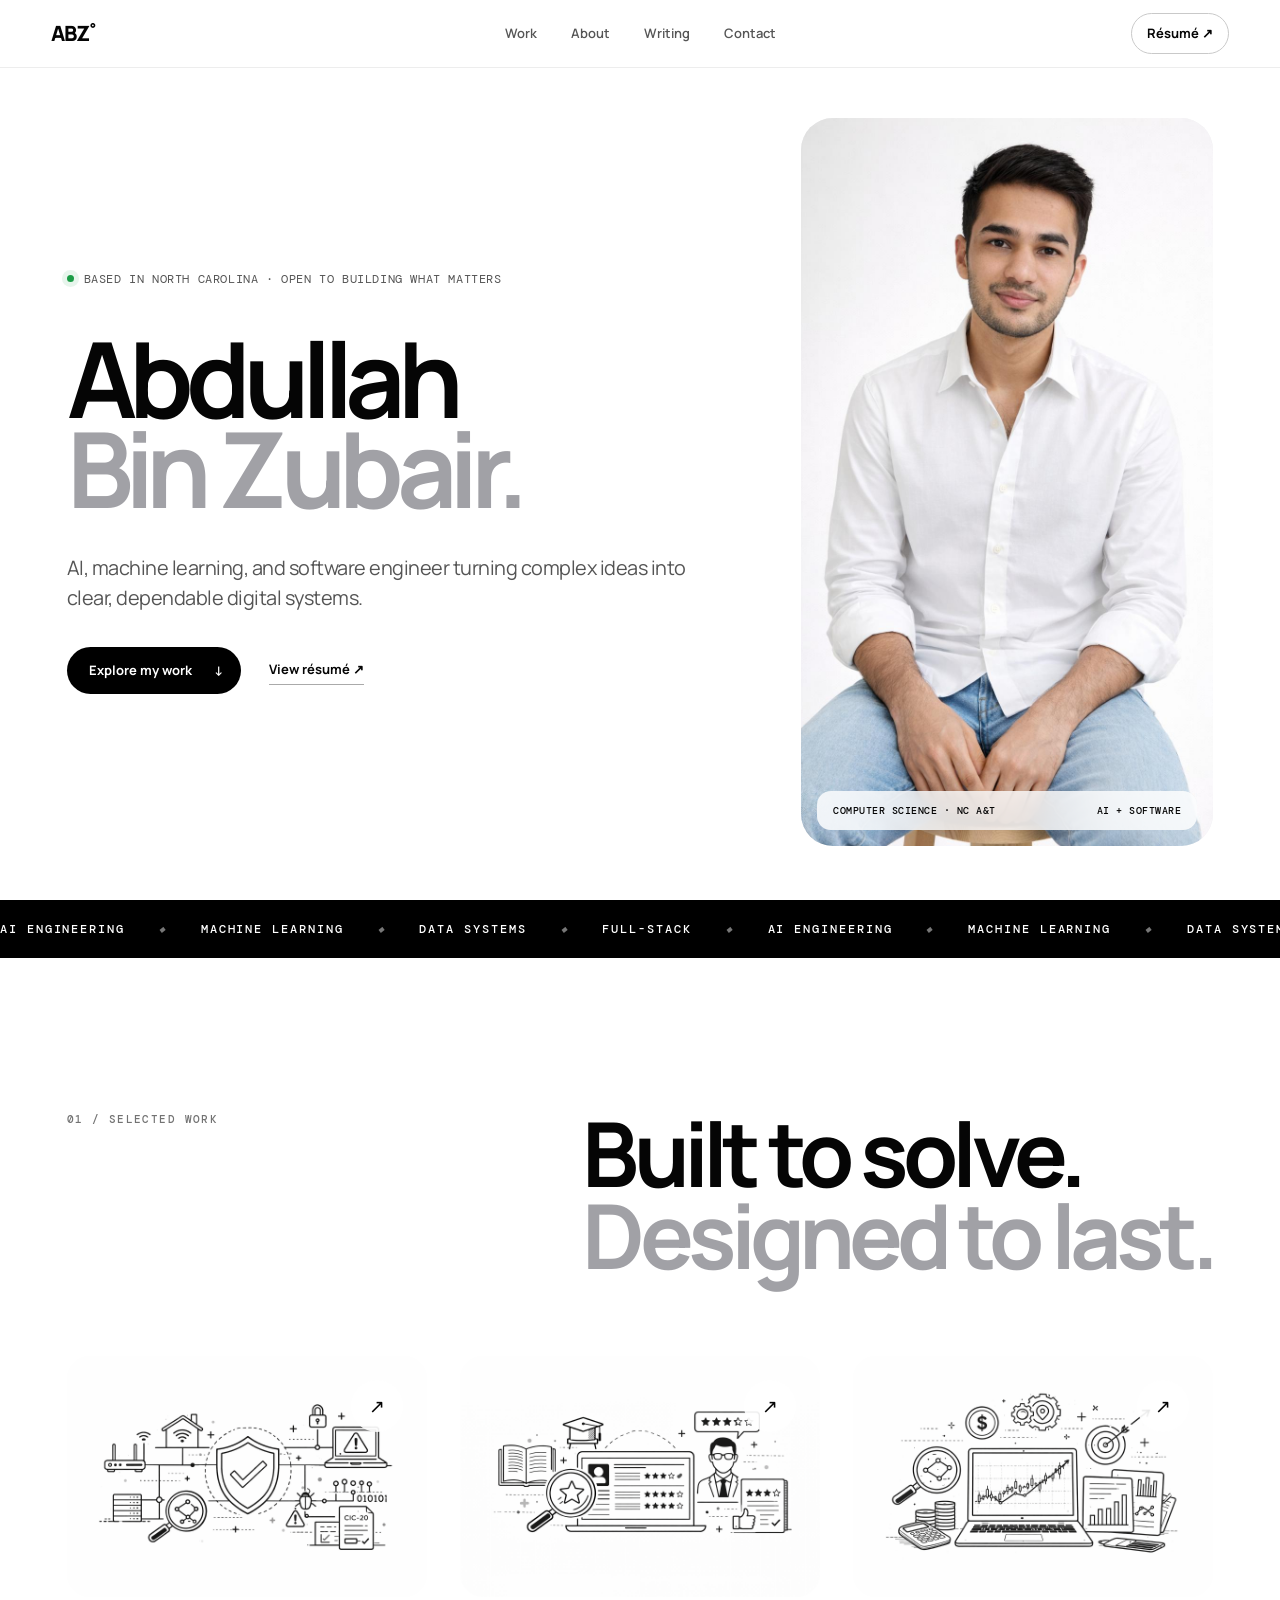
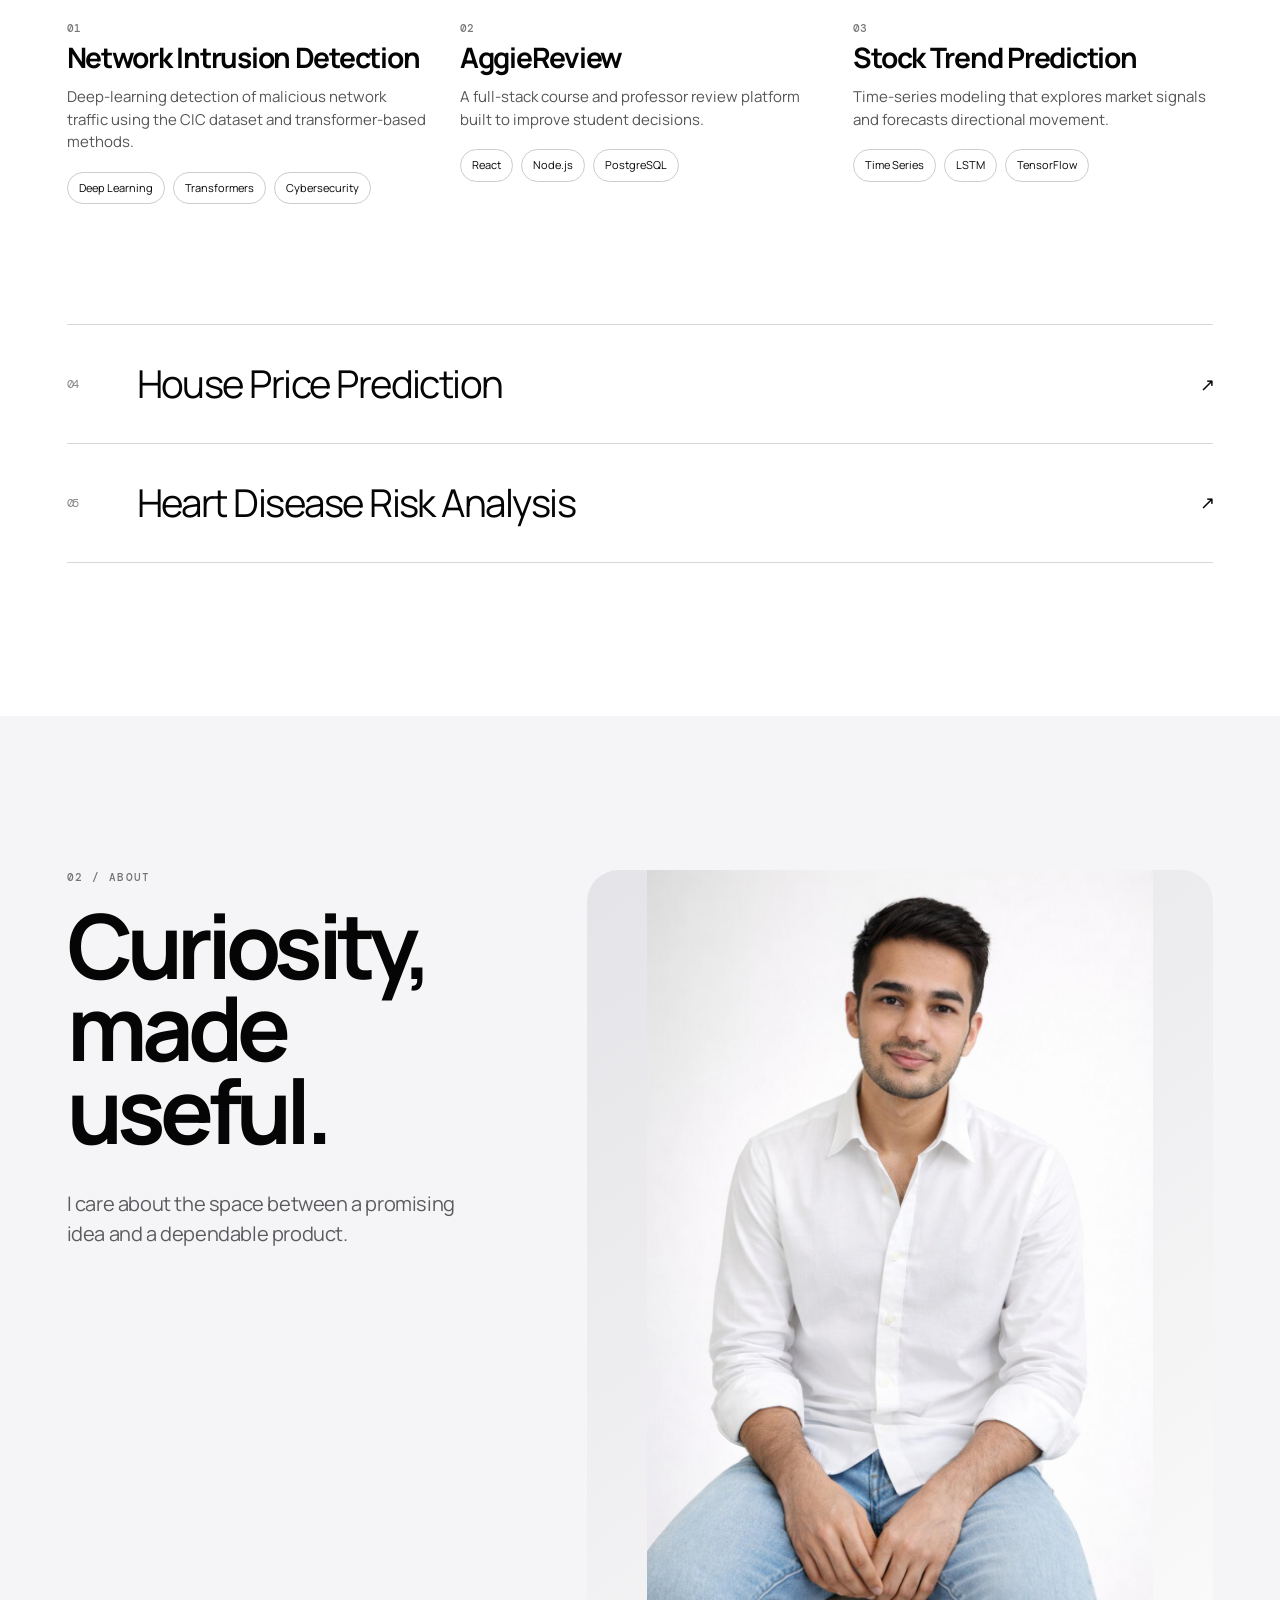
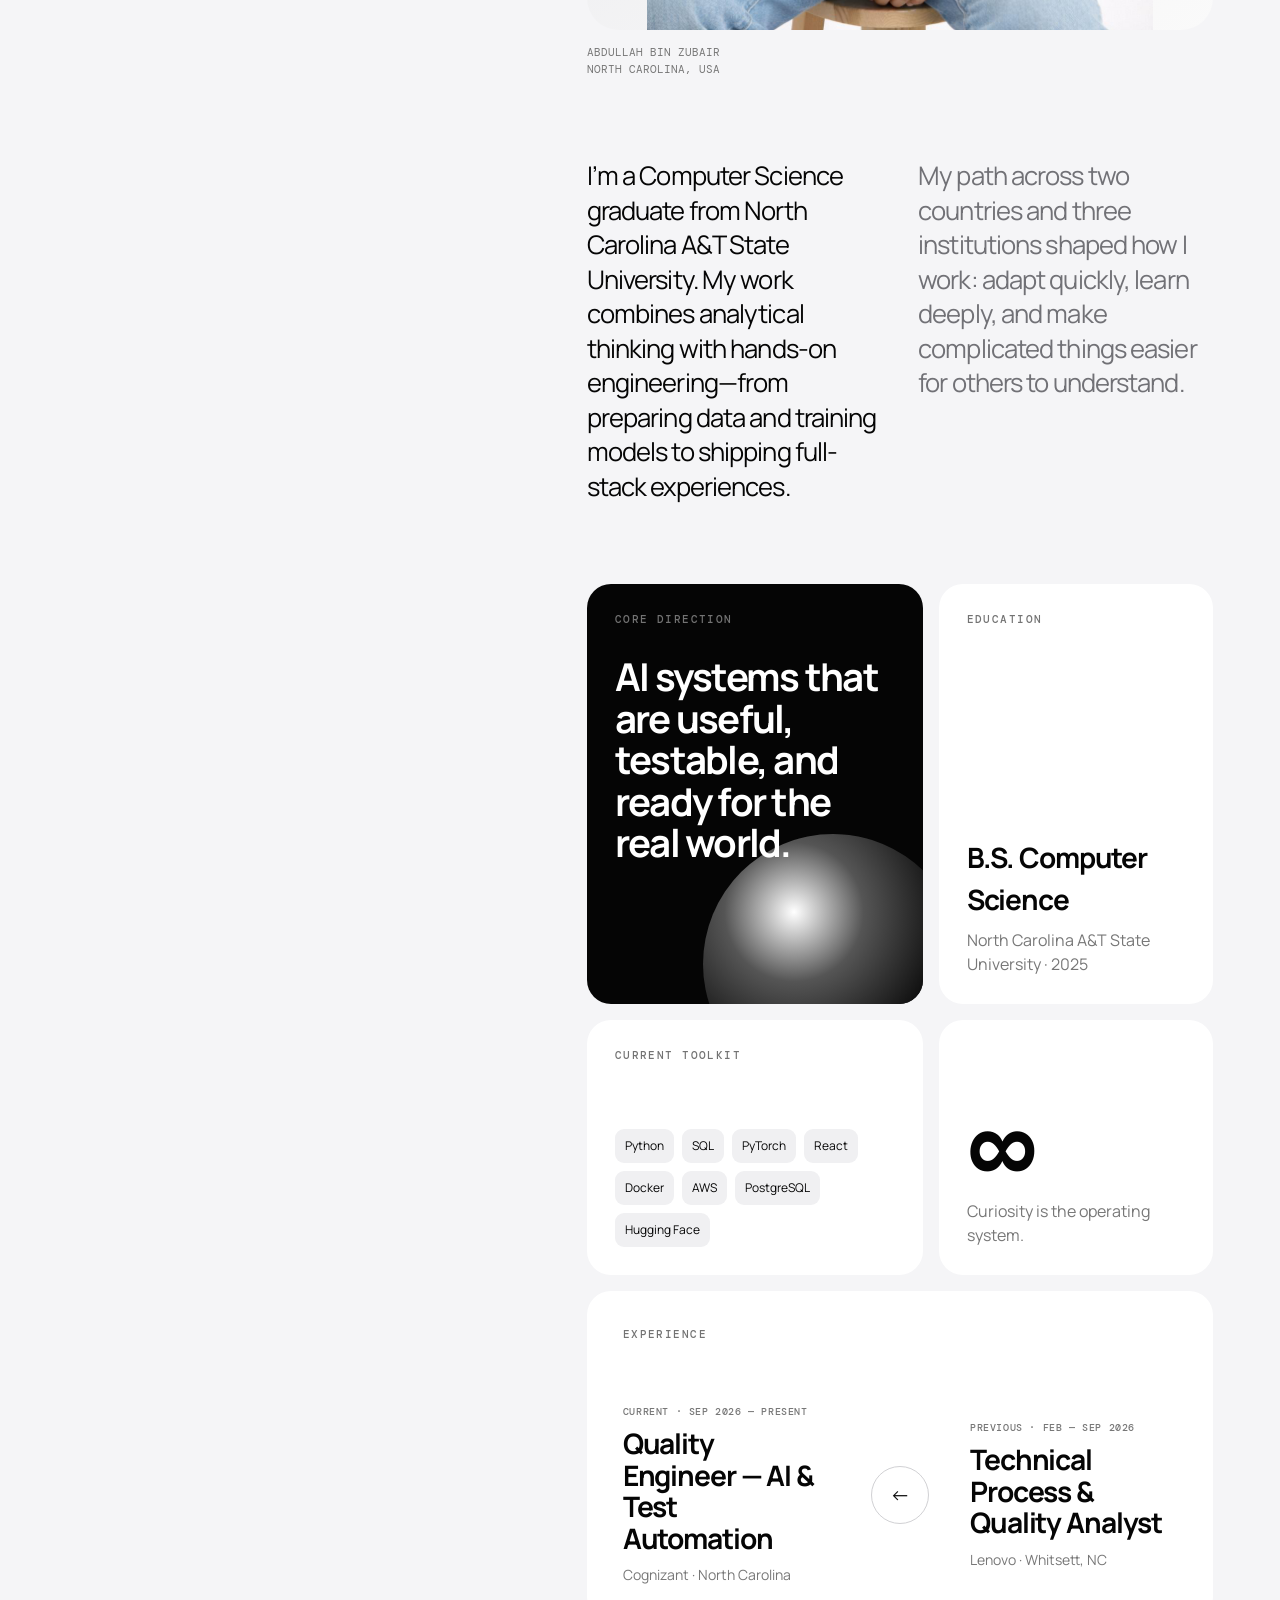
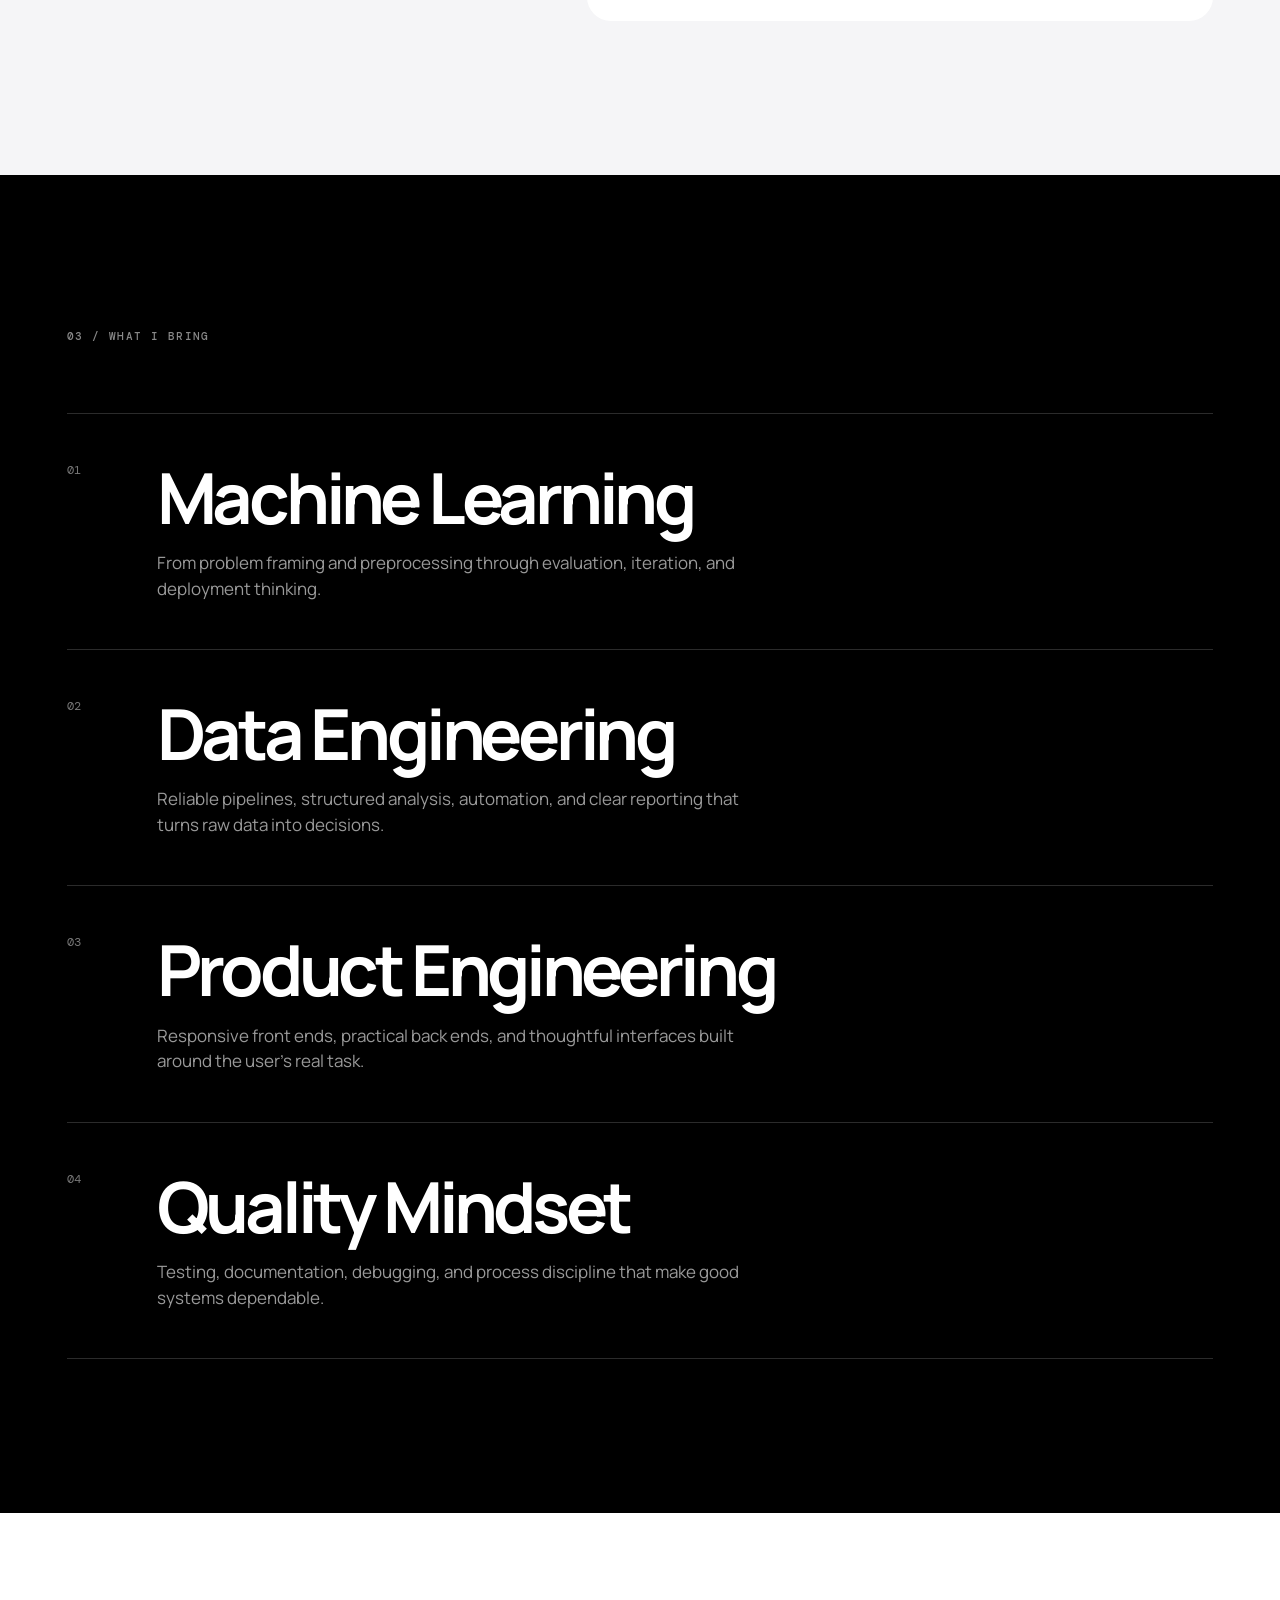
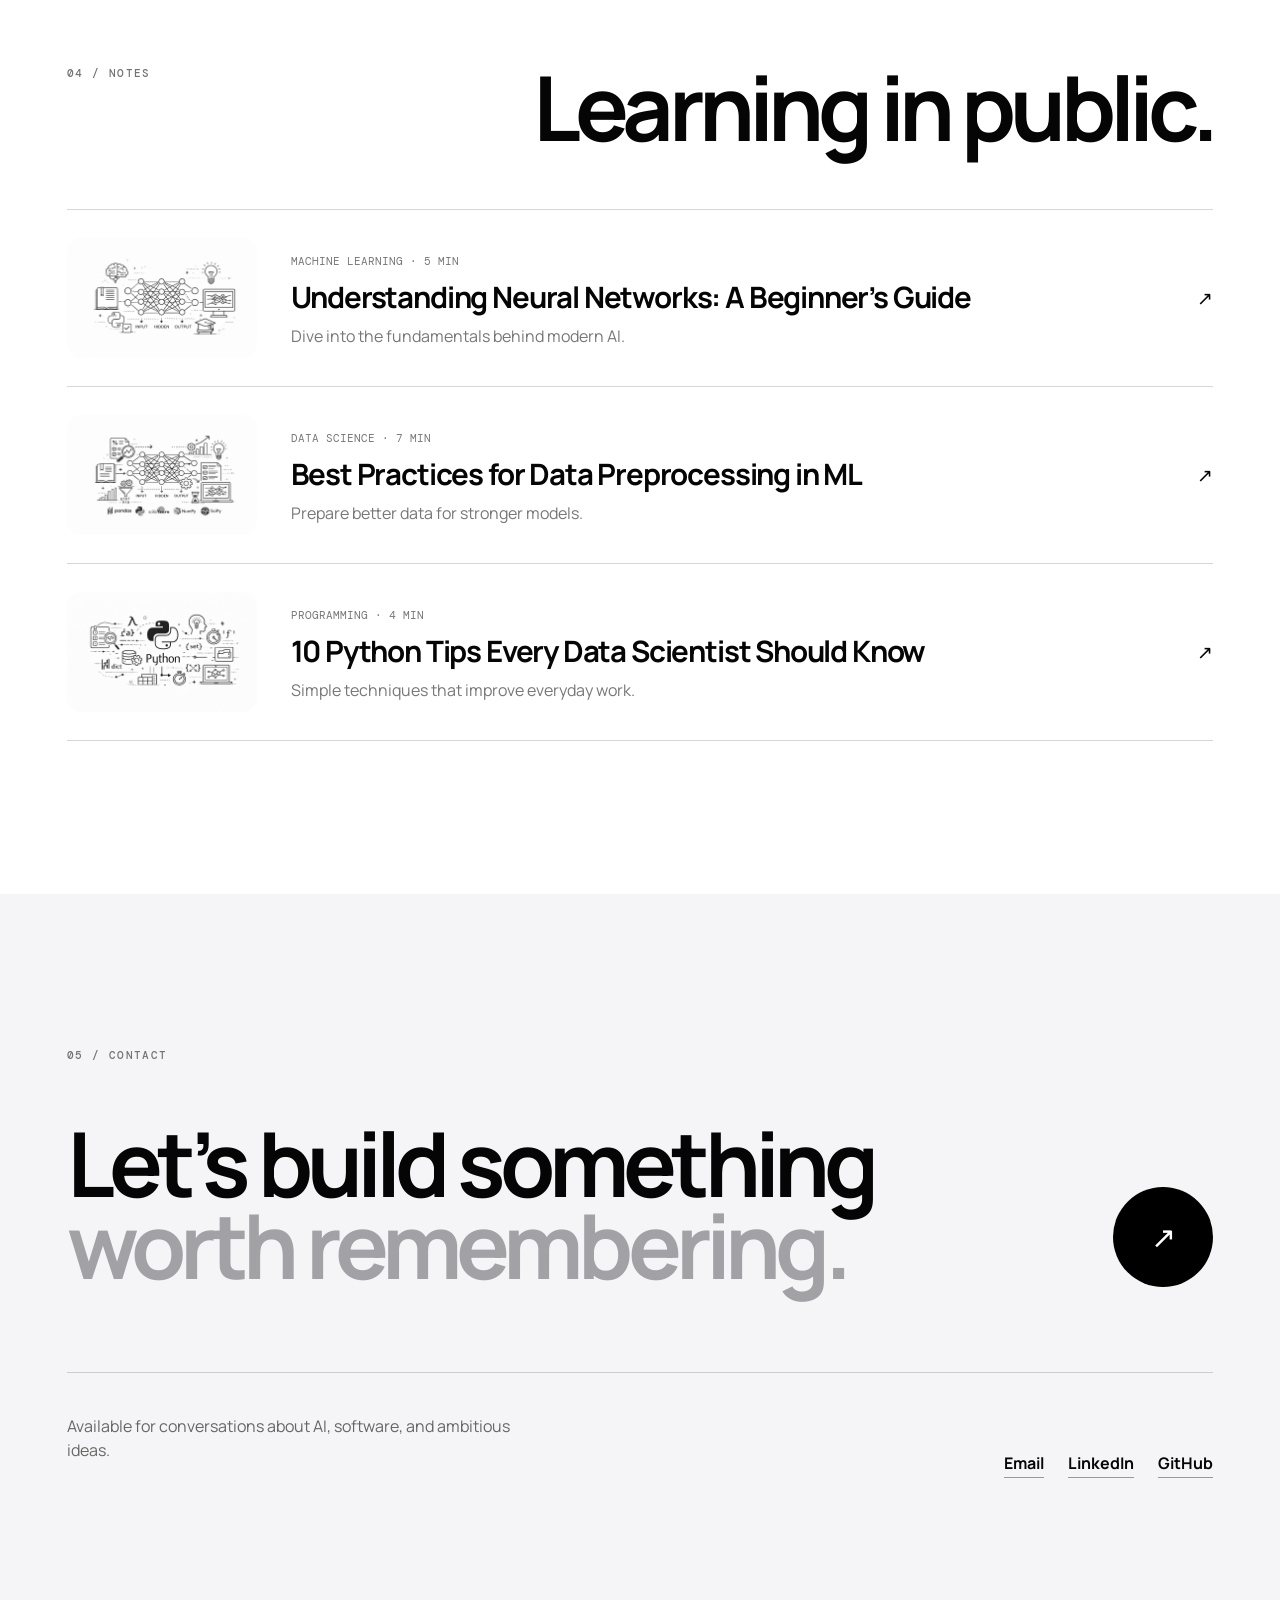
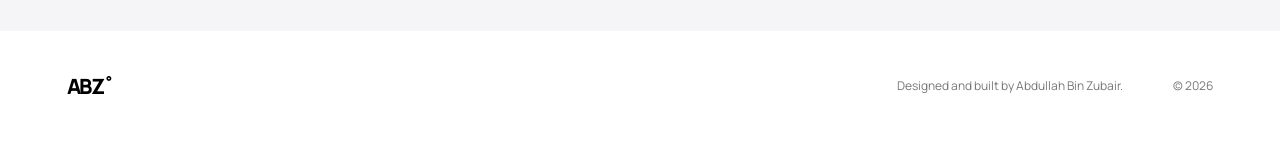
<file: index.html>
<!doctype html>
<html lang="en">
<head>
  <meta charset="utf-8">
  <meta name="viewport" content="width=device-width,initial-scale=1">
  <meta name="description" content="Abdullah Bin Zubair is a computer science graduate building intelligent, reliable systems across AI, machine learning, data, and software engineering.">
  <meta name="author" content="Abdullah Bin Zubair">
  <meta property="og:title" content="Abdullah Bin Zubair — AI & Software Engineer">
  <meta property="og:description" content="Selected work in machine learning, data systems, and full-stack engineering.">
  <meta property="og:image" content="https://abdullahbinzubair.tech/assets/profile-pic.png">
  <meta property="og:url" content="https://abdullahbinzubair.tech/">
  <meta property="og:type" content="website">
  <meta name="twitter:card" content="summary_large_image">
  <title>Abdullah Bin Zubair — AI & Software Engineer</title>
  <link rel="icon" type="image/svg+xml" href="data:image/svg+xml,%3Csvg xmlns='http://www.w3.org/2000/svg' viewBox='0 0 64 64'%3E%3Crect width='64' height='64' rx='15' fill='%23000'/%3E%3Cpath d='M18 46 30 17h4l12 29h-7l-2.4-6H27.3L25 46Zm11.5-12h4.8L32 27.5Z' fill='%23fff'/%3E%3C/svg%3E">
  <link rel="preconnect" href="https://fonts.googleapis.com">
  <link rel="preconnect" href="https://fonts.gstatic.com" crossorigin>
  <link href="https://fonts.googleapis.com/css2?family=DM+Mono:wght@400;500&family=Manrope:wght@400;500;600;700;800&display=swap" rel="stylesheet">
  <link rel="stylesheet" href="style.css?v=20260926-3">
</head>
<body>
  <div class="progress" aria-hidden="true"><span></span></div>
  <header class="site-header">
    <a class="wordmark" href="#top" aria-label="Abdullah home">ABZ<span>°</span></a>
    <nav class="desktop-nav" aria-label="Main navigation">
      <a href="#work">Work</a><a href="#about">About</a><a href="#writing">Writing</a><a href="#contact">Contact</a>
    </nav>
    <a class="nav-cta" href="./assets/Abdullah-Resume.pdf" target="_blank" rel="noopener">Résumé <span>↗</span></a>
    <button class="menu-toggle" type="button" aria-label="Open menu" aria-expanded="false"><span></span><span></span></button>
  </header>
  <div class="mobile-menu" aria-hidden="true"><a href="#work">Work</a><a href="#about">About</a><a href="#writing">Writing</a><a href="#contact">Contact</a></div>

  <main id="top">
    <section class="hero">
      <div class="hero-copy">
        <div class="hero-kicker reveal"><span class="status-dot"></span> Based in North Carolina · Open to building what matters</div>
        <h1 class="reveal">Abdullah<br><span class="soft">Bin Zubair.</span></h1>
        <p class="hero-role reveal">AI, machine learning, and software engineer turning complex ideas into clear, dependable digital systems.</p>
        <div class="hero-actions reveal">
          <a class="primary-link" href="#work">Explore my work <span>↓</span></a>
          <a class="text-link" href="./assets/Abdullah-Resume.pdf" target="_blank" rel="noopener">View résumé <span>↗</span></a>
        </div>
      </div>
      <figure class="hero-portrait reveal">
        <img src="./assets/profile-pic.png" alt="Abdullah Bin Zubair wearing a white shirt and blue jeans">
        <figcaption><span>Computer Science · NC A&amp;T</span><span>AI + Software</span></figcaption>
      </figure>
    </section>

    <section class="marquee" aria-label="Areas of expertise">
      <div class="marquee-track"><span>AI ENGINEERING</span><i>◆</i><span>MACHINE LEARNING</span><i>◆</i><span>DATA SYSTEMS</span><i>◆</i><span>FULL-STACK</span><i>◆</i><span>AI ENGINEERING</span><i>◆</i><span>MACHINE LEARNING</span><i>◆</i><span>DATA SYSTEMS</span><i>◆</i><span>FULL-STACK</span></div>
    </section>

    <section class="work section" id="work">
      <div class="section-intro reveal"><p class="label">01 / Selected work</p><h2>Built to solve.<br><span>Designed to last.</span></h2></div>
      <div class="projects">
        <article class="project reveal">
          <a class="project-visual" href="https://github.com/realabdullahbinzubair/CIC-IoT2023" target="_blank" rel="noopener">
            <img src="./assets/project-3.png" alt="Network intrusion detection project interface" loading="lazy">
            <span class="project-arrow">↗</span>
          </a>
          <div class="project-copy"><div><p class="project-number">01</p><h3>Network Intrusion Detection</h3></div><p>Deep-learning detection of malicious network traffic using the CIC dataset and transformer-based methods.</p><ul><li>Deep Learning</li><li>Transformers</li><li>Cybersecurity</li></ul></div>
        </article>
        <article class="project reveal">
          <a class="project-visual project-dark" href="https://github.com/realabdullahbinzubair/Aggie-Review-3" target="_blank" rel="noopener"><img src="./assets/project-4.png" alt="AggieReview platform interface" loading="lazy"><span class="project-arrow">↗</span></a>
          <div class="project-copy"><div><p class="project-number">02</p><h3>AggieReview</h3></div><p>A full-stack course and professor review platform built to improve student decisions.</p><ul><li>React</li><li>Node.js</li><li>PostgreSQL</li></ul></div>
        </article>
        <article class="project reveal">
          <a class="project-visual" href="https://github.com/realabdullahbinzubair/StockTrendPrediction" target="_blank" rel="noopener"><img src="./assets/project-2.png" alt="Stock trend prediction analysis" loading="lazy"><span class="project-arrow">↗</span></a>
          <div class="project-copy"><div><p class="project-number">03</p><h3>Stock Trend Prediction</h3></div><p>Time-series modeling that explores market signals and forecasts directional movement.</p><ul><li>Time Series</li><li>LSTM</li><li>TensorFlow</li></ul></div>
        </article>
      </div>
      <div class="more-work reveal">
        <a href="https://github.com/realabdullahbinzubair/HousePricePrediction" target="_blank" rel="noopener"><span>04</span> House Price Prediction <i>↗</i></a>
        <a href="https://github.com/realabdullahbinzubair/Heart-Disease-EDA-R" target="_blank" rel="noopener"><span>05</span> Heart Disease Risk Analysis <i>↗</i></a>
      </div>
    </section>

    <section class="about section" id="about">
      <div class="about-sticky reveal"><p class="label">02 / About</p><h2>Curiosity,<br>made useful.</h2><p class="about-lead">I care about the space between a promising idea and a dependable product.</p></div>
      <div class="about-content">
        <figure class="portrait reveal"><div class="portrait-bg"></div><img src="./assets/profile-pic.png" alt="Portrait of Abdullah Bin Zubair" loading="lazy"><figcaption>Abdullah Bin Zubair<br>North Carolina, USA</figcaption></figure>
        <div class="story reveal"><p>I’m a Computer Science graduate from North Carolina A&amp;T State University. My work combines analytical thinking with hands-on engineering—from preparing data and training models to shipping full-stack experiences.</p><p>My path across two countries and three institutions shaped how I work: adapt quickly, learn deeply, and make complicated things easier for others to understand.</p></div>
        <div class="bento reveal">
          <article class="bento-card black"><p class="label">Core direction</p><h3>AI systems that are useful, testable, and ready for the real world.</h3><span class="orb" aria-hidden="true"></span></article>
          <article class="bento-card"><p class="label">Education</p><strong>B.S. Computer Science</strong><span>North Carolina A&amp;T State University · 2025</span></article>
          <article class="bento-card"><p class="label">Current toolkit</p><div class="tool-cloud"><span>Python</span><span>SQL</span><span>PyTorch</span><span>React</span><span>Docker</span><span>AWS</span><span>PostgreSQL</span><span>Hugging Face</span></div></article>
          <article class="bento-card metric"><strong>∞</strong><span>Curiosity is the operating system.</span></article>
          <article class="bento-card experience-card">
            <p class="label">Experience</p>
            <div class="career-path">
              <div class="career-job current"><span>Current · Sep 2026 — Present</span><strong>Quality Engineer — AI &amp; Test Automation</strong><p>Cognizant · North Carolina</p></div>
              <i aria-hidden="true"><span class="desktop-arrow">←</span><span class="mobile-arrow">↑</span></i>
              <div class="career-job previous"><span>Previous · Feb — Sep 2026</span><strong>Technical Process &amp; Quality Analyst</strong><p>Lenovo · Whitsett, NC</p></div>
            </div>
          </article>
        </div>
      </div>
    </section>

    <section class="capabilities section">
      <p class="label reveal">03 / What I bring</p>
      <div class="cap-list">
        <article class="reveal"><span>01</span><div><h3>Machine Learning</h3><p>From problem framing and preprocessing through evaluation, iteration, and deployment thinking.</p></div></article>
        <article class="reveal"><span>02</span><div><h3>Data Engineering</h3><p>Reliable pipelines, structured analysis, automation, and clear reporting that turns raw data into decisions.</p></div></article>
        <article class="reveal"><span>03</span><div><h3>Product Engineering</h3><p>Responsive front ends, practical back ends, and thoughtful interfaces built around the user’s real task.</p></div></article>
        <article class="reveal"><span>04</span><div><h3>Quality Mindset</h3><p>Testing, documentation, debugging, and process discipline that make good systems dependable.</p></div></article>
      </div>
    </section>

    <section class="writing section" id="writing">
      <div class="section-intro reveal"><p class="label">04 / Notes</p><h2>Learning in public.</h2></div>
      <div class="articles">
        <a class="article reveal" href="blog-neural-networks.html"><img src="./assets/blog-1.png" alt="Neural network visualization" loading="lazy"><div><span>Machine Learning · 5 min</span><h3>Understanding Neural Networks: A Beginner’s Guide</h3><p>Dive into the fundamentals behind modern AI.</p></div><i>↗</i></a>
        <a class="article reveal" href="blog-data-preprocessing.html"><img src="./assets/blog-2.png" alt="Data preprocessing concept" loading="lazy"><div><span>Data Science · 7 min</span><h3>Best Practices for Data Preprocessing in ML</h3><p>Prepare better data for stronger models.</p></div><i>↗</i></a>
        <a class="article reveal" href="blog-python-tips.html"><img src="./assets/blog-3.png" alt="Python code and data" loading="lazy"><div><span>Programming · 4 min</span><h3>10 Python Tips Every Data Scientist Should Know</h3><p>Simple techniques that improve everyday work.</p></div><i>↗</i></a>
      </div>
    </section>

    <section class="contact section" id="contact">
      <p class="label reveal">05 / Contact</p>
      <div class="contact-heading reveal"><h2>Let’s build something<br><span>worth remembering.</span></h2><a href="mailto:abdullah.zubair035@gmail.com" aria-label="Email Abdullah">↗</a></div>
      <div class="contact-row reveal"><p>Available for conversations about AI, software, and ambitious ideas.</p><div><a href="mailto:abdullah.zubair035@gmail.com">Email</a><a href="https://www.linkedin.com/in/abdullahbinzubair/" target="_blank" rel="noopener">LinkedIn</a><a href="https://github.com/realabdullahbinzubair" target="_blank" rel="noopener">GitHub</a></div></div>
    </section>
  </main>
  <footer><a href="#top" class="wordmark">ABZ<span>°</span></a><p>Designed and built by Abdullah Bin Zubair.</p><p>© <span id="year"></span></p></footer>
  <script src="script.js"></script>
</body>
</html>
</file>
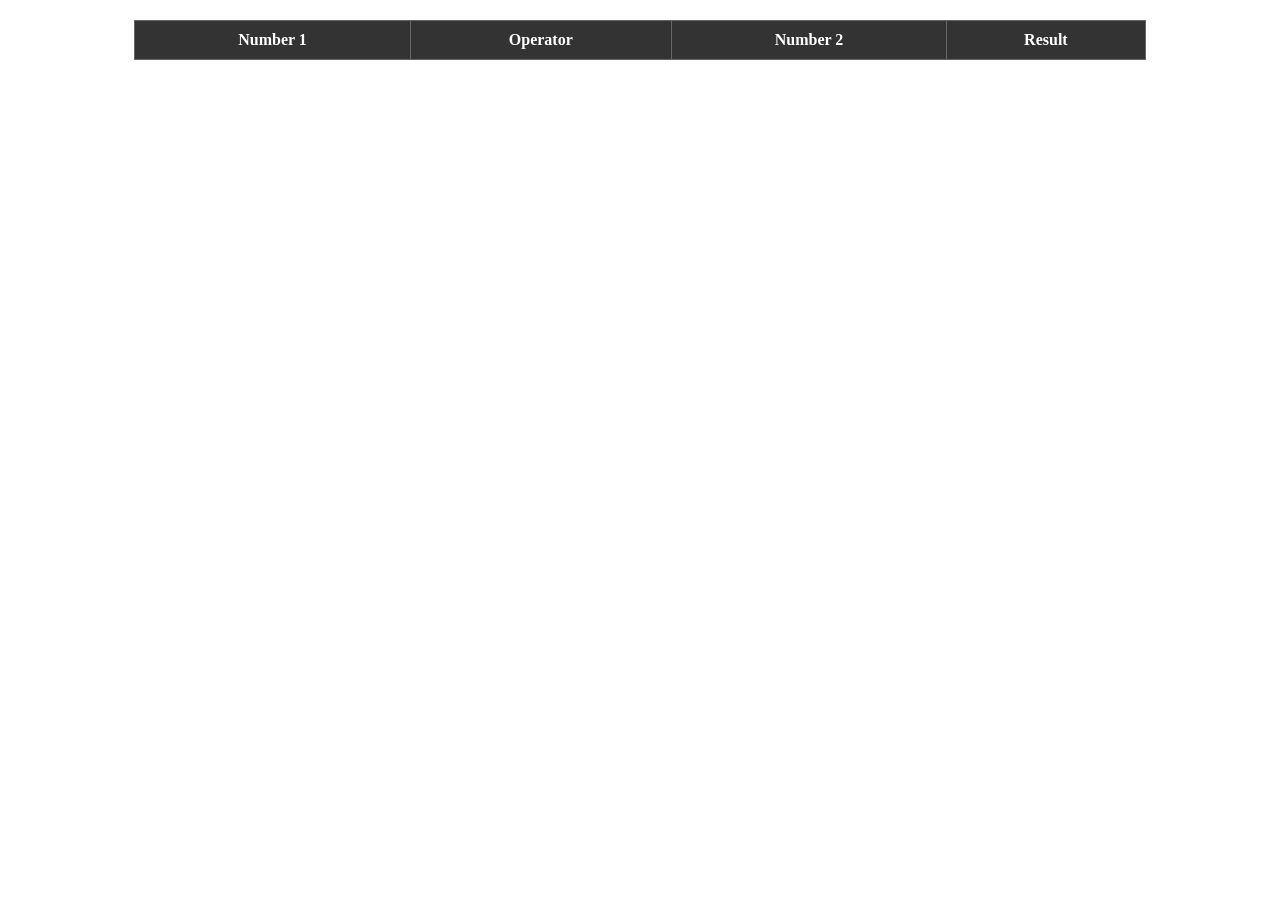
<file: calculator.html>
<!DOCTYPE html>
<html lang="en">
<head>
    <meta charset="UTF-8">
    <title>Simple JavaScript Calculator</title>
    <style>
        table {
            width: 80%;
            border-collapse: collapse;
            margin: 20px auto;
        }
        th, td {
            border: 1px solid #666;
            padding: 10px;
            text-align: center;
        }
        th {
            background-color: #333;
            color: white;
        }
        td {
            background-color: #f2f2f2;
        }
    </style>
</head>
<body>
    <script src="calculator.js"></script>
</body>
</html>
</file>
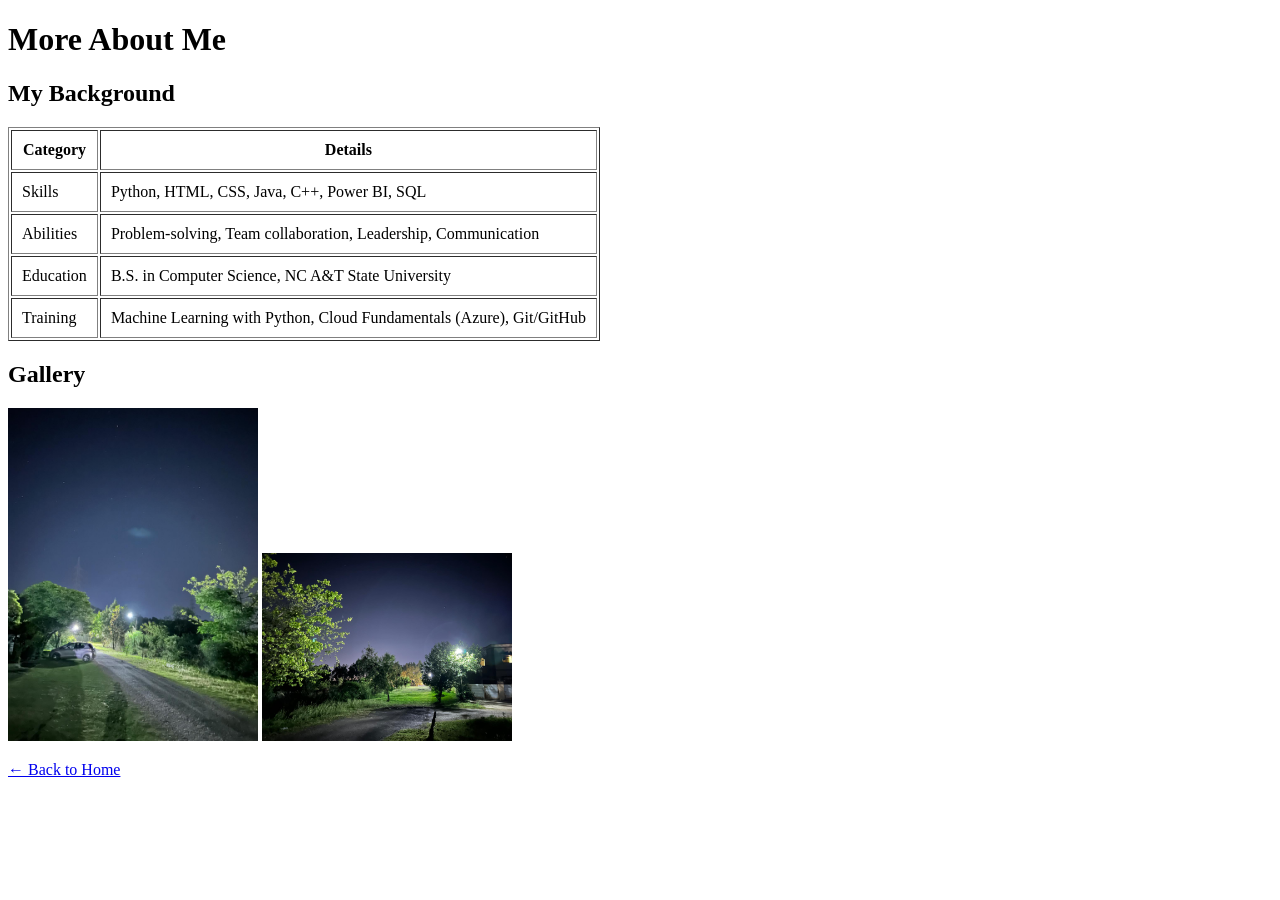
<file: introduction.html>
<!DOCTYPE html>
<!-- Declares the document as HTML5 -->
<html lang="en">
<head>
    <meta charset="UTF-8">
    <!-- Sets the character encoding to UTF-8 -->
    <title>Introduction</title>
    <!-- Title of the webpage (shown in browser tab) -->
</head>
<body>
    <!-- Main heading of the page -->
    <h1>More About Me</h1>

    <!-- Section: Table containing background information -->
    <h2>My Background</h2>
    <table border="1" cellpadding="10">
        <!-- Table headers -->
        <tr>
            <th>Category</th>
            <th>Details</th>
        </tr>
        <!-- Table row for skills -->
        <tr>
            <td>Skills</td>
            <td>Python, HTML, CSS, Java, C++, Power BI, SQL</td>
        </tr>
        <!-- Table row for abilities -->
        <tr>
            <td>Abilities</td>
            <td>Problem-solving, Team collaboration, Leadership, Communication</td>
        </tr>
        <!-- Table row for education -->
        <tr>
            <td>Education</td>
            <td>B.S. in Computer Science, NC A&T State University</td>
        </tr>
        <!-- Table row for training -->
        <tr>
            <td>Training</td>
            <td>Machine Learning with Python, Cloud Fundamentals (Azure), Git/GitHub</td>
        </tr>
    </table>

    <!-- Section: Gallery with two images -->
    <h2>Gallery</h2>
    <!-- First image -->
    <img src="img/img2.jpg" alt="Image 1" width="250">
    <!-- Second image -->
    <img src="img/img3.jpg" alt="Image 2" width="250">

    <!-- Link to navigate back to the home page -->
    <p><a href="index.html">← Back to Home</a></p>
</body>
</html>
</file>
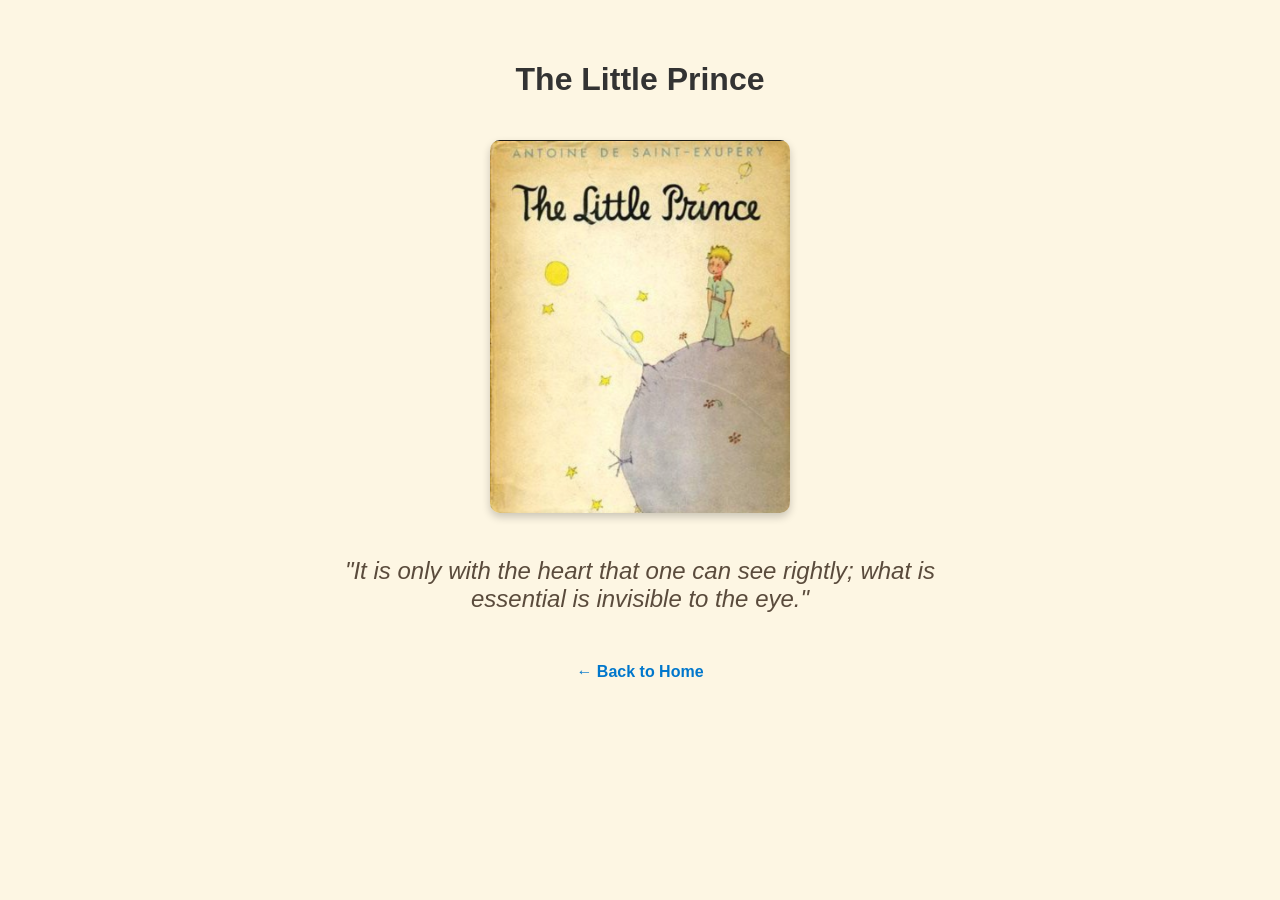
<file: little_prince.html>
<!DOCTYPE html>
<html lang="en">
<head>
    <meta charset="UTF-8">
    <title>The Little Prince</title>
    <link rel="stylesheet" href="styles.css">
</head>
<body>
    <div class="container">
        <h1>The Little Prince</h1>
        <img src="img/little_prince.jpg" alt="The Little Prince" class="prince-image">
        <p class="quote">"It is only with the heart that one can see rightly; what is essential is invisible to the eye."</p>
        <a href="index.html" class="back-link">← Back to Home</a>
    </div>
</body>
</html>
</file>
<file: style.css>
:root{--black:#050505;--ink:#161616;--muted:#6e6e73;--line:#d7d7d7;--paper:#fff;--soft:#f5f5f7;--radius:32px;--color-black:#050505;--color-white:#fff;--color-gray-50:#f5f5f7;--color-gray-100:#eeeef0;--color-gray-200:#dedee1;--color-gray-300:#c7c7cc;--color-gray-400:#9b9ba0;--color-gray-500:#77777c;--color-gray-600:#66666b;--color-gray-700:#48484c;--color-gray-800:#242426;--font-sans:Manrope,-apple-system,BlinkMacSystemFont,"Segoe UI",sans-serif;--transition-smooth:cubic-bezier(.2,.7,.2,1)}
*{box-sizing:border-box}
html{scroll-behavior:smooth}
body{margin:0;background:var(--paper);color:var(--black);font-family:Manrope,-apple-system,BlinkMacSystemFont,"Segoe UI",sans-serif;font-size:16px;line-height:1.5;-webkit-font-smoothing:antialiased}
a{color:inherit;text-decoration:none}
img{display:block;max-width:100%}
.progress{position:fixed;z-index:1000;top:0;left:0;width:100%;height:2px}
.progress span{display:block;width:0;height:100%;background:#000}
.site-header{height:68px;position:fixed;z-index:999;top:0;left:0;width:100%;display:grid;grid-template-columns:1fr auto 1fr;align-items:center;padding:0 clamp(22px,4vw,68px);background:rgba(255,255,255,.78);border-bottom:1px solid rgba(0,0,0,.07);backdrop-filter:saturate(180%) blur(18px);-webkit-backdrop-filter:saturate(180%) blur(18px)}
.wordmark{font-weight:800;letter-spacing:-.06em;font-size:21px}
.wordmark span{font-size:.65em;vertical-align:top;margin-left:2px}
.desktop-nav{display:flex;gap:34px}
.desktop-nav a{font-size:13px;font-weight:600;color:#555;transition:color .2s}
.desktop-nav a:hover{color:#000}
.nav-cta{justify-self:end;font-size:13px;font-weight:700;padding:10px 15px;border:1px solid #c9c9c9;border-radius:999px;transition:.25s}
.nav-cta:hover{background:#000;color:#fff;border-color:#000}
.menu-toggle,.mobile-menu{display:none}
.hero{min-height:100svh;padding:118px clamp(22px,5.2vw,90px) 54px;display:grid;grid-template-columns:minmax(0,1.22fr) minmax(330px,.78fr);align-items:center;gap:clamp(44px,7vw,120px)}
.hero-copy{min-width:0}
.hero-kicker{font-family:"DM Mono",monospace;font-size:12px;color:#555;text-transform:uppercase;letter-spacing:.05em;display:flex;align-items:center;gap:10px;margin-bottom:45px}
.status-dot{width:7px;height:7px;background:#1b9c46;border-radius:50%;box-shadow:0 0 0 5px rgba(27,156,70,.1)}
.hero h1{font-size:clamp(64px,8.2vw,132px);letter-spacing:-.072em;line-height:.86;margin:0;font-weight:700}
.hero h1 .soft{color:#a1a1a6}
.hero-role{max-width:650px;font-size:clamp(17px,1.55vw,22px);letter-spacing:-.025em;color:#555;margin:40px 0 0}
.hero-actions{display:flex;align-items:center;gap:28px;margin-top:34px}
.primary-link{display:inline-flex;align-items:center;gap:22px;background:#000;color:#fff;padding:14px 18px 14px 22px;border-radius:999px;font-size:13px;font-weight:700;transition:.25s}
.primary-link:hover{transform:translateY(-2px);background:#282828}
.text-link{font-size:13px;font-weight:700;border-bottom:1px solid #aaa;padding:4px 0}
.hero-portrait{margin:0;position:relative;align-self:stretch;min-height:570px;max-height:760px;border-radius:var(--radius);overflow:hidden;background:#f2f2f4}
.hero-portrait img{width:100%;height:100%;object-fit:cover;object-position:center 35%;filter:none}
.hero-portrait figcaption{position:absolute;left:16px;right:16px;bottom:16px;display:flex;justify-content:space-between;gap:16px;padding:13px 16px;border-radius:14px;background:rgba(255,255,255,.82);backdrop-filter:blur(14px);-webkit-backdrop-filter:blur(14px);font:500 10px "DM Mono",monospace;text-transform:uppercase;letter-spacing:.05em}
.marquee{overflow:hidden;background:#000;color:#fff;padding:21px 0}
.marquee-track{display:flex;align-items:center;gap:34px;min-width:max-content;animation:marquee 24s linear infinite;font:500 12px "DM Mono",monospace;letter-spacing:.16em}
.marquee-track i{font-size:8px;color:#777}
@keyframes marquee{to{transform:translateX(-50%)}
}
.section{padding:clamp(90px,12vw,180px) clamp(22px,5.2vw,90px)}
.label{font:500 11px "DM Mono",monospace;letter-spacing:.13em;text-transform:uppercase;color:#737373;margin:0}
.section-intro{display:flex;align-items:start;justify-content:space-between;gap:40px;margin-bottom:80px}
.section-intro h2,.about h2,.contact h2{font-size:clamp(50px,7vw,104px);letter-spacing:-.065em;line-height:.92;margin:0;font-weight:700}
.section-intro h2 span,.contact h2 span{color:#a1a1a6}
.projects{display:grid;grid-template-columns:repeat(3,minmax(0,1fr));gap:clamp(22px,2.6vw,40px)}
.project-visual{aspect-ratio:3/2;background:#f1f1f3;border-radius:24px;overflow:hidden;position:relative;display:block}
.project-visual img{width:100%;height:100%;object-fit:cover;transition:transform .8s cubic-bezier(.2,.7,.2,1),filter .6s}
.project-visual:hover img{transform:scale(1.025);filter:contrast(1.03)}
.project-arrow{position:absolute;top:24px;right:24px;width:52px;height:52px;border-radius:50%;display:grid;place-items:center;background:rgba(255,255,255,.9);font-size:19px;transition:.3s}
.project-visual:hover .project-arrow{background:#000;color:#fff;transform:rotate(45deg)}
.project-copy{display:flex;flex-direction:column;gap:14px;padding-top:24px}
.project-number{font:500 11px "DM Mono",monospace;color:#777;margin:0 0 8px}
.project h3{font-size:clamp(25px,2.2vw,36px);letter-spacing:-.045em;line-height:1.06;margin:0}
.project-copy>p{margin:0;color:#555;font-size:15px;max-width:520px}
.project-copy ul{list-style:none;display:flex;flex-wrap:wrap;gap:8px;padding:0;margin:4px 0 0}
.project-copy li{font-size:11px;border:1px solid #ccc;border-radius:99px;padding:7px 11px}
.more-work{margin-top:120px;border-top:1px solid var(--line)}
.more-work a{display:grid;grid-template-columns:70px 1fr auto;align-items:center;padding:30px 0;border-bottom:1px solid var(--line);font-size:clamp(22px,3vw,42px);letter-spacing:-.04em;transition:.25s}
.more-work a span{font:12px "DM Mono",monospace;color:#888}
.more-work a i{font-style:normal;font-size:18px}
.more-work a:hover{padding-left:15px;background:#fafafa}
.about{background:#f5f5f7;display:grid;grid-template-columns:.8fr 1.2fr;gap:8vw}
.about-sticky{align-self:start;position:sticky;top:120px}
.about-sticky h2{margin:20px 0 38px}
.about-lead{max-width:420px;color:#5c5c60;font-size:20px;letter-spacing:-.02em}
.about-content{display:grid;gap:80px}
.portrait{margin:0}
.portrait-bg{position:absolute}
.portrait img{width:100%;max-height:760px;object-fit:contain;object-position:center bottom;border-radius:var(--radius);background:linear-gradient(145deg,#e4e4e8,#fafafa);filter:none}
.portrait figcaption{font:11px/1.6 "DM Mono",monospace;text-transform:uppercase;color:#777;margin-top:14px}
.story{display:grid;grid-template-columns:1fr 1fr;gap:36px}
.story p{font-size:clamp(19px,2vw,28px);letter-spacing:-.035em;line-height:1.35;margin:0}
.story p:last-child{color:#717176}
.bento{display:grid;grid-template-columns:1.1fr .9fr;gap:16px}
.bento-card{min-height:255px;background:#fff;border-radius:24px;padding:28px;display:flex;flex-direction:column;position:relative;overflow:hidden}
.bento-card.black{background:#050505;color:#fff;min-height:420px}
.bento-card h3{font-size:clamp(27px,3vw,44px);letter-spacing:-.045em;line-height:1.08;margin:30px 0 0;max-width:620px;position:relative;z-index:1}
.orb{position:absolute;width:260px;height:260px;border-radius:50%;right:-40px;bottom:-90px;background:radial-gradient(circle at 35% 30%,#fff,#555 28%,#111 60%,#000);filter:blur(.3px)}
.bento-card strong{font-size:28px;letter-spacing:-.04em;margin-top:auto}
.bento-card>span:not(.orb){color:#777;margin-top:8px}
.tool-cloud{display:flex;flex-wrap:wrap;gap:8px;margin-top:auto}
.tool-cloud span{padding:8px 10px;background:#f0f0f2;border-radius:9px;font-size:12px}
.experience-card{grid-column:1/-1;min-height:330px;padding:36px}
.career-path{display:grid;grid-template-columns:minmax(0,1fr) 72px minmax(0,1fr);align-items:center;gap:34px;margin-top:auto;padding-top:52px}
.career-job{display:flex;flex-direction:column;gap:10px;min-width:0}
.career-path span{font:500 10px "DM Mono",monospace;letter-spacing:.06em;text-transform:uppercase;color:#777}
.career-path strong{font-size:clamp(22px,2.2vw,32px);line-height:1.12;margin:0;max-width:440px}
.career-path p{margin:0;color:#777;font-size:14px}
.career-path i{width:58px;height:58px;display:grid;place-items:center;border:1px solid #d1d1d4;border-radius:50%;font-style:normal;font-size:20px;justify-self:center}
.career-path i span{color:#111;font:400 20px/1 Manrope,sans-serif;letter-spacing:0}
.mobile-arrow{display:none}
.metric strong{font-size:96px;line-height:1}
.metric span{max-width:200px}
.capabilities{background:#000;color:#fff}
.capabilities>.label{color:#888;margin-bottom:70px}
.cap-list article{display:grid;grid-template-columns:90px 1fr;padding:48px 0;border-top:1px solid #2b2b2b}
.cap-list article:last-child{border-bottom:1px solid #2b2b2b}
.cap-list article>span{font:12px "DM Mono",monospace;color:#777}
.cap-list h3{font-size:clamp(35px,5.5vw,82px);letter-spacing:-.06em;line-height:1;margin:0}
.cap-list p{color:#999;max-width:620px;font-size:17px;margin:18px 0 0}
.writing .section-intro{margin-bottom:60px}
.articles{border-top:1px solid var(--line)}
.article{display:grid;grid-template-columns:190px 1fr auto;gap:34px;align-items:center;padding:28px 0;border-bottom:1px solid var(--line);transition:.25s}
.article:hover{padding-left:12px}
.article img{width:190px;height:120px;object-fit:cover;border-radius:14px;filter:grayscale(100%);transition:.35s}
.article:hover img{filter:grayscale(0)}
.article span{font:11px "DM Mono",monospace;color:#777;text-transform:uppercase}
.article h3{font-size:clamp(20px,2.3vw,34px);letter-spacing:-.04em;line-height:1.12;margin:10px 0}
.article p{color:#777;margin:0}
.article i{font-style:normal;font-size:19px}
.contact{background:#f5f5f7}
.contact>.label{margin-bottom:60px}
.contact-heading{display:grid;grid-template-columns:1fr auto;align-items:end}
.contact-heading>a{width:100px;height:100px;border-radius:50%;background:#000;color:#fff;display:grid;place-items:center;font-size:30px;transition:.35s}
.contact-heading>a:hover{transform:rotate(45deg) scale(1.05)}
.contact-row{display:flex;justify-content:space-between;align-items:end;gap:40px;border-top:1px solid #ccc;margin-top:85px;padding-top:25px}
.contact-row p{max-width:450px;color:#666}
.contact-row div{display:flex;gap:24px}
.contact-row a{font-weight:700;border-bottom:1px solid #999;padding-bottom:2px}
footer{padding:34px clamp(22px,5.2vw,90px);display:grid;grid-template-columns:1fr auto auto;gap:50px;align-items:center;font-size:12px;color:#777}
footer .wordmark{color:#000}
.reveal{opacity:0;transform:translateY(30px);transition:opacity .75s ease,transform .75s cubic-bezier(.2,.7,.2,1)}
.reveal.visible{opacity:1;transform:none}
@media(max-width:900px){.site-header{grid-template-columns:1fr auto}
.desktop-nav,.nav-cta{display:none}
.menu-toggle{display:grid;width:42px;height:42px;padding:11px;border:0;background:transparent;align-content:center;gap:6px}
.menu-toggle span{height:1.5px;width:20px;background:#000;transition:.25s}
.menu-toggle.active span:first-child{transform:translateY(3.75px) rotate(45deg)}
.menu-toggle.active span:last-child{transform:translateY(-3.75px) rotate(-45deg)}
.mobile-menu{display:flex;position:fixed;z-index:998;inset:68px 0 0;background:rgba(255,255,255,.97);flex-direction:column;padding:50px 24px;gap:22px;opacity:0;visibility:hidden;transition:.25s}
.mobile-menu.open{opacity:1;visibility:visible}
.mobile-menu a{font-size:42px;letter-spacing:-.05em;font-weight:700}
.hero{padding-top:110px;grid-template-columns:1fr;gap:48px}
.hero h1{font-size:clamp(62px,13vw,104px)}
.hero-portrait{min-height:0;aspect-ratio:4/5;max-height:none}
.projects{grid-template-columns:1fr 1fr}
.about,.story{grid-template-columns:1fr}
.about-sticky{position:static}
.bento{grid-template-columns:1fr}
.experience-card{grid-column:auto}
.career-path{grid-template-columns:1fr;gap:24px;padding-top:36px}
.career-path i{width:48px;height:48px;justify-self:start}
.desktop-arrow{display:none}
.mobile-arrow{display:inline}
.section-intro{flex-direction:column}
.article{grid-template-columns:130px 1fr auto}
.article img{width:130px;height:95px}
}
@media(max-width:600px){:root{--radius:20px}
.hero{min-height:auto;padding-bottom:45px;gap:34px}
.hero-kicker{margin-bottom:32px;font-size:10px}
.hero h1{font-size:15.5vw;line-height:.9}
.hero-role{font-size:15px;margin-top:28px}
.hero-actions{margin-top:26px;gap:20px}
.hero-portrait{aspect-ratio:4/5}
.hero-portrait figcaption{font-size:9px}
.section{padding-top:90px;padding-bottom:90px}
.section-intro{margin-bottom:48px}
.projects{grid-template-columns:1fr}
.projects{gap:80px}
.more-work{margin-top:80px}
.more-work a{grid-template-columns:42px 1fr auto;font-size:21px}
.about-content{gap:55px}
.bento-card.black{min-height:350px}
.cap-list article{grid-template-columns:45px 1fr;padding:34px 0}
.article{grid-template-columns:1fr auto;gap:16px}
.article img{grid-column:1/-1;width:100%;height:52vw}
.article p{display:none}
.contact-heading{grid-template-columns:1fr}
.contact-heading>a{width:70px;height:70px;margin-top:35px}
.contact-row{align-items:start;flex-direction:column}
.contact-row div{flex-wrap:wrap}
footer{grid-template-columns:1fr auto;gap:20px}
footer p:nth-child(2){display:none}
}
@media(prefers-reduced-motion:reduce){html{scroll-behavior:auto}
.marquee-track{animation:none}
.reveal{opacity:1;transform:none;transition:none}
*{transition-duration:.01ms!important}
}

/* Compatibility for the existing standalone article pages. */
body:has(.blog-post-container) #main-nav{position:fixed;z-index:999;top:0;left:0;width:100%;height:68px;background:rgba(255,255,255,.82);border-bottom:1px solid rgba(0,0,0,.07);backdrop-filter:blur(18px)}
body:has(.blog-post-container) .nav-container{height:100%;max-width:1280px;margin:auto;padding:0 28px;display:flex;align-items:center;justify-content:space-between}
body:has(.blog-post-container) .logo{font-weight:800;font-size:20px;letter-spacing:-.04em}
body:has(.blog-post-container) .nav-links{display:flex;gap:26px;list-style:none;margin:0;padding:0}
body:has(.blog-post-container) .nav-links a{font-size:13px;font-weight:600;color:#555}
body:has(.blog-post-container) .hamburger,body:has(.blog-post-container) .mobile-menu{display:none}
body:has(.blog-post-container) .blog-post-content a{font-weight:700;text-decoration:underline;text-underline-offset:3px}
body:has(.blog-post-container) footer{background:#050505;color:#fff}
body:has(.blog-post-container) .footer-content{max-width:1280px;margin:auto;display:flex;flex-direction:column;align-items:center;gap:22px}
body:has(.blog-post-container) .footer-links{display:flex;flex-wrap:wrap;justify-content:center;gap:22px}
body:has(.blog-post-container) .footer-copyright{color:#888}
@media(max-width:760px){body:has(.blog-post-container) .nav-links{display:none}body:has(.blog-post-container) .hamburger{display:block}.blog-post-container{padding-left:20px!important;padding-right:20px!important}}
</file>
<file: styles.css>
body {
    font-family: 'Segoe UI', Tahoma, Geneva, Verdana, sans-serif;
    background-color: #fdf6e3;
    color: #333;
    margin: 0;
    padding: 0;
    text-align: center;
}

.container {
    padding: 40px;
}

.prince-image {
    width: 300px;
    margin: 20px 0;
    border-radius: 10px;
    box-shadow: 0 4px 8px rgba(0, 0, 0, 0.2);
}

.quote {
    font-size: 1.5em;
    font-style: italic;
    margin: 20px auto;
    max-width: 600px;
    color: #5a4b3c;
}

.back-link {
    display: inline-block;
    margin-top: 30px;
    text-decoration: none;
    color: #0077cc;
    font-weight: bold;
}

.back-link:hover {
    color: #004488;
}
</file>
